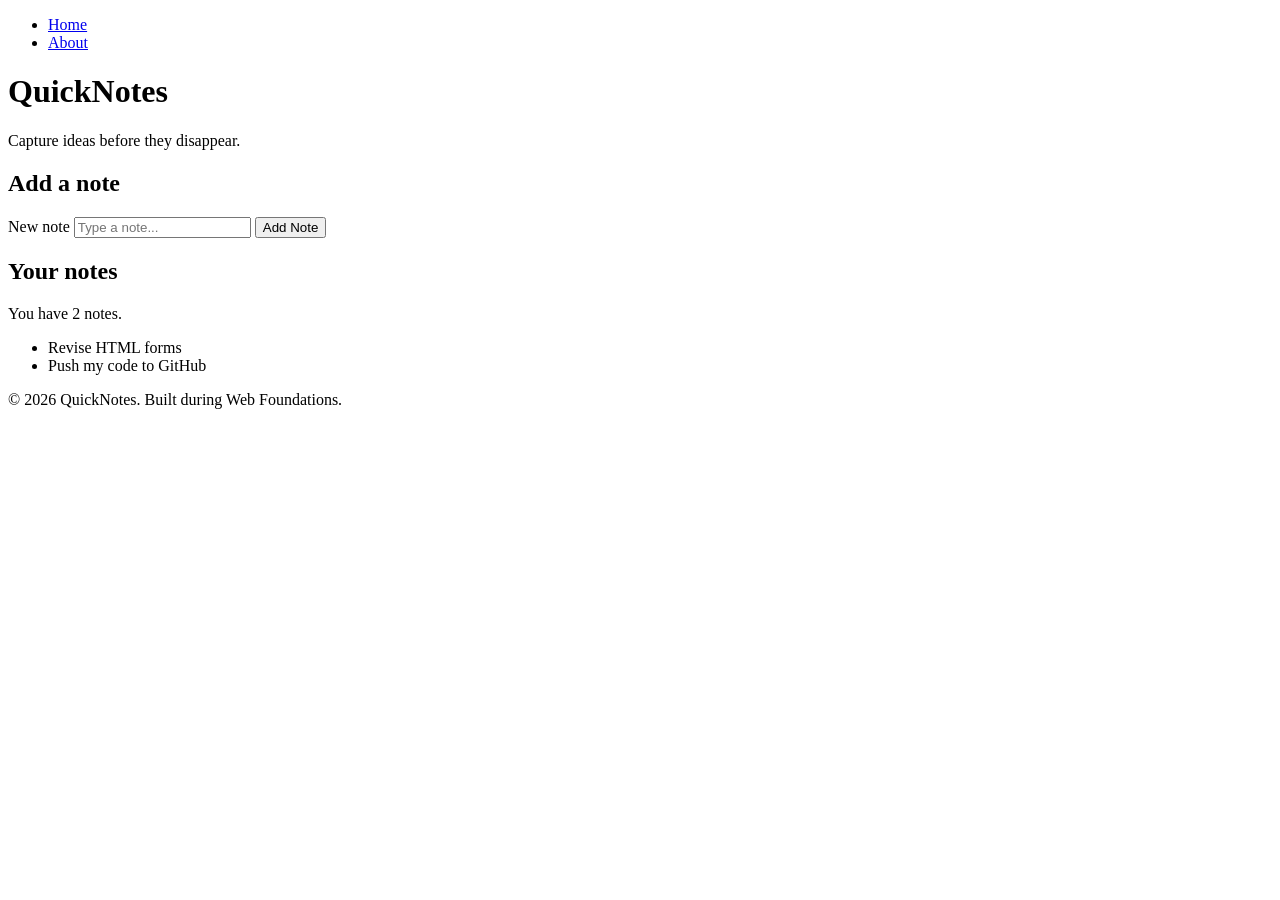
<file: day1/index.html>
<!DOCTYPE html>
<html lang="en">
  <head>
    <meta charset="UTF-8" />
    <meta name="viewport" content="width=device-width, initial-scale=1.0" />
    <title>QuickNotes</title>
  </head>
  <body>
    <header>
        <nav>
            <ul>
                <li><a href="index.html">Home</a></li>
                <li><a href="about.html">About</a></li>
            </ul>
        </nav>

      <h1>QuickNotes</h1>
      <p>Capture ideas before they disappear.</p>
    </header>
 
    <main>
      <section>
        <h2>Add a note</h2>
        <form id="note-form">
          <label for="note-input">New note</label>
          <input type="text" id="note-input" placeholder="Type a note..." />
          <button type="submit">Add Note</button>
        </form>
      </section>
 
      <section>
        <h2>Your notes</h2>
        <p id="note-count">You have 2 notes.</p>
        <ul id="notes-list">
          <li>Revise HTML forms</li>
          <li>Push my code to GitHub</li>
        </ul>
      </section>
    </main>
 
    <footer>
      <p>&copy; 2026 QuickNotes. Built during Web Foundations.</p>
    </footer>
  </body>
</html>
</file>
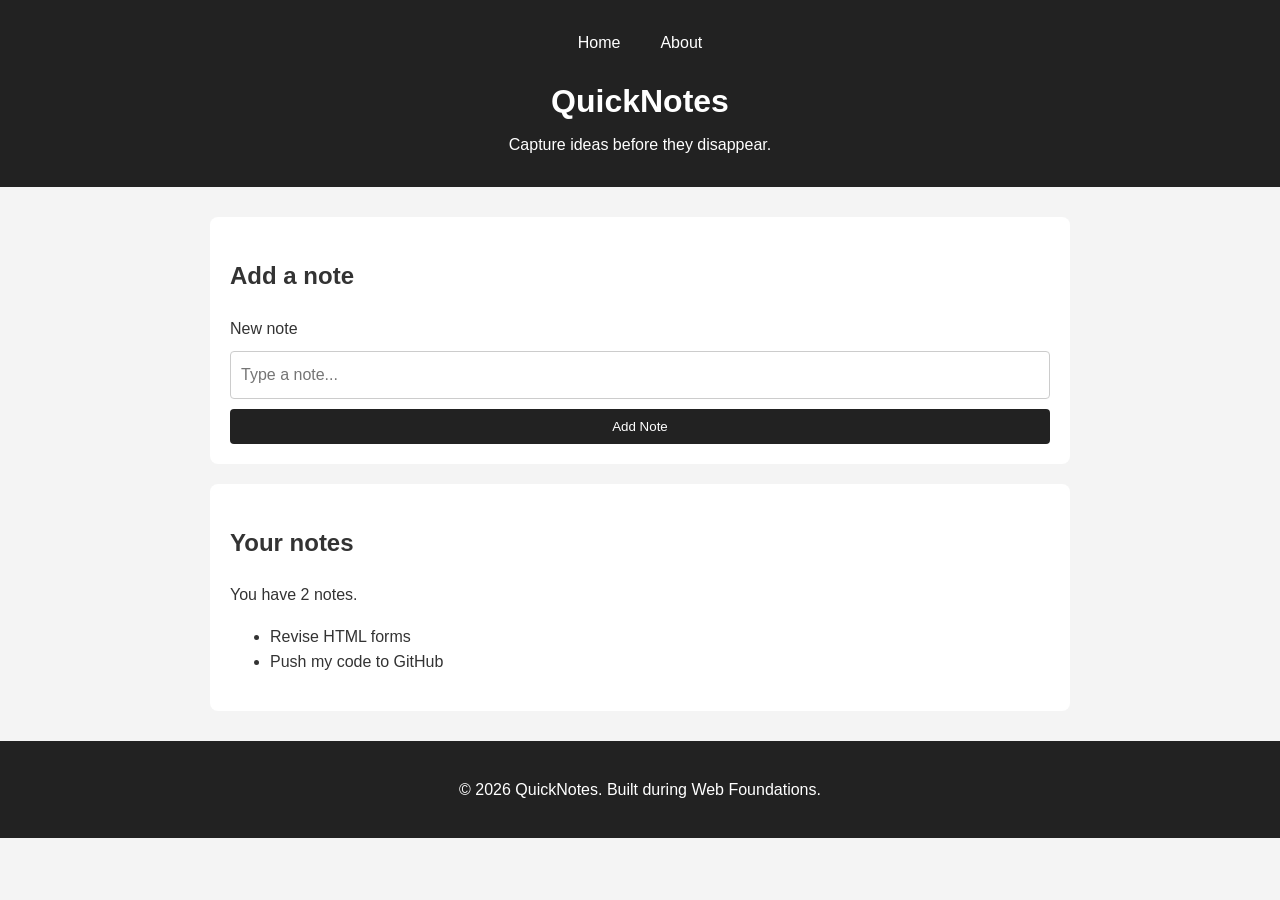
<file: day2/index.html>
<!DOCTYPE html>
<html lang="en">
  <head>
    <meta charset="UTF-8" />
    <meta name="viewport" content="width=device-width, initial-scale=1.0" />
    <link rel="stylesheet" href="style.css">
    <title>QuickNotes</title>
  </head>
  <body>
    <header>
        <nav>
            <ul>
                <li><a href="index.html">Home</a></li>
                <li><a href="about.html">About</a></li>
            </ul>
        </nav>

      <h1>QuickNotes</h1>
      <p>Capture ideas before they disappear.</p>
    </header>
 
    <main>
      <section>
        <h2>Add a note</h2>
        <form id="note-form">
          <label for="note-input">New note</label>
          <input type="text" id="note-input" placeholder="Type a note..." />
          <button type="submit">Add Note</button>
        </form>
      </section>
 
      <section>
        <h2>Your notes</h2>
        <p id="note-count">You have 2 notes.</p>
        <ul id="notes-list">
          <li>Revise HTML forms</li>
          <li>Push my code to GitHub</li>
        </ul>
      </section>
    </main>
 
    <footer>
      <p>&copy; 2026 QuickNotes. Built during Web Foundations.</p>
    </footer>
  </body>
</html>
</file>
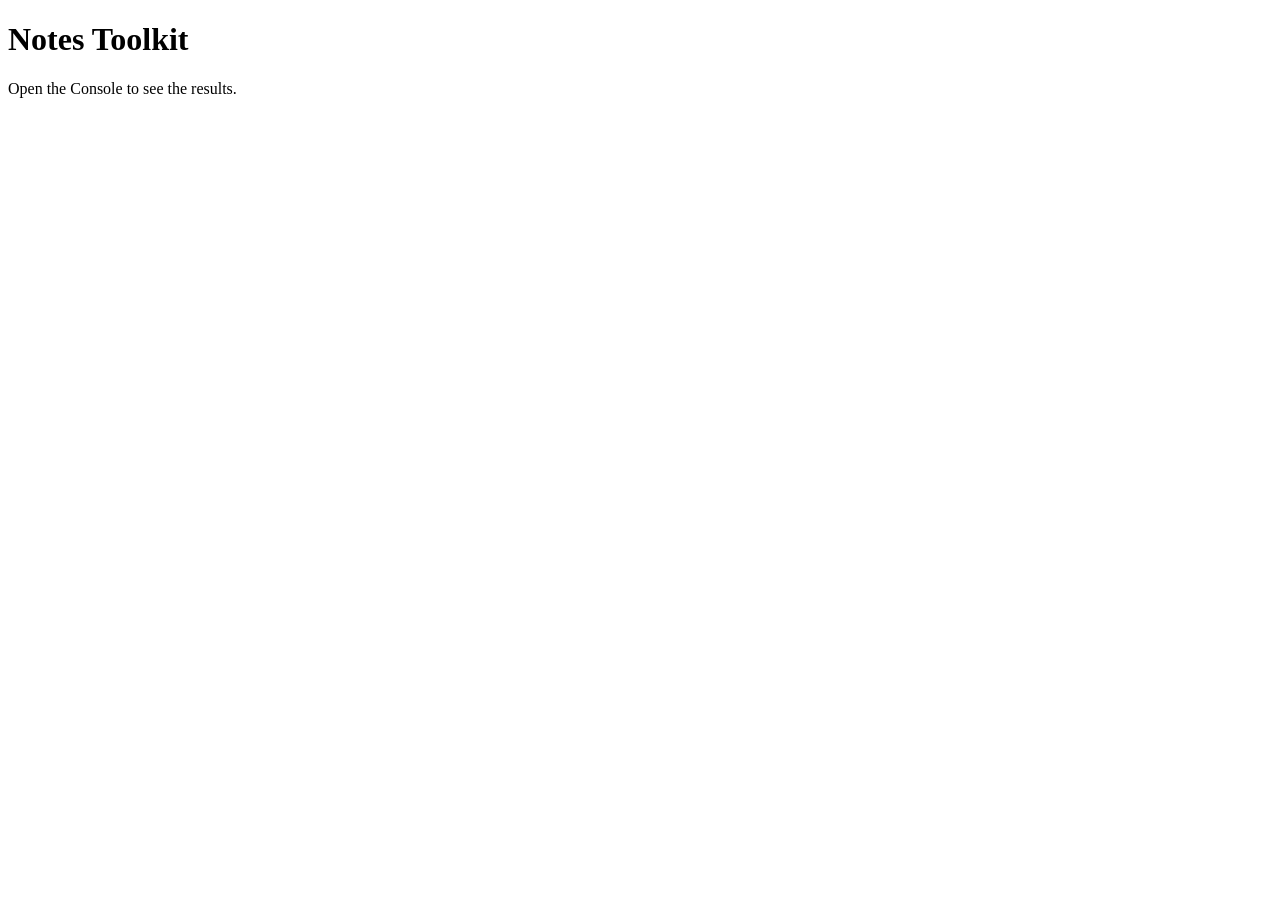
<file: day3/index.html>
<!DOCTYPE html>
<html lang="en">
<head>
    <meta charset="UTF-8">
    <meta name="viewport" content="width=device-width, initial-scale=1.0">
    <title>Notes Toolkit</title>
    <script src="script.js" defer ></script>
</head>
<body>
    <h1>Notes Toolkit</h1>
    <p>Open the Console to see the results.</p>
</body>
</html>
</file>
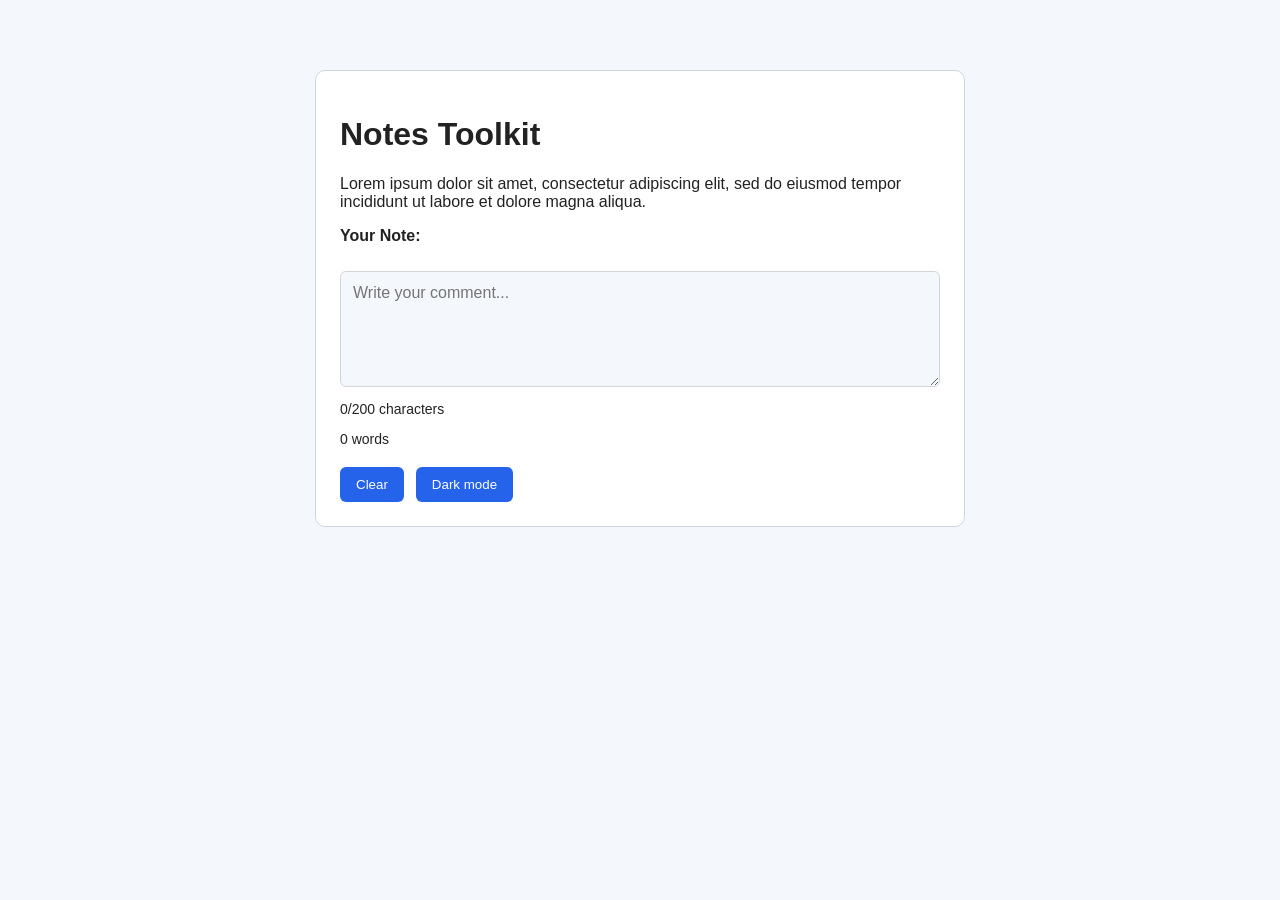
<file: day4/index.html>
<!doctype html>
<html lang="en">
  <head>
    <meta charset="UTF-8" />
    <meta name="viewport" content="width=device-width, initial-scale=1.0" />
    <link rel="stylesheet" href="style.css" />
    <script src="script.js" defer></script>
    <title>Notes Toolkit</title>
  </head>
  <body>
    <main class="card">
      <h1>Notes Toolkit</h1>
      <p>
        Lorem ipsum dolor sit amet, consectetur adipiscing elit, sed do eiusmod
        tempor incididunt ut labore et dolore magna aliqua.
      </p>
      <label for="note-text">Your Note:</label><br />
      <textarea
        id="note-text"
        rows="5"
        cols="40"
        placeholder="Write your comment..."
      ></textarea>

      <p id="char-count">0 / 200 characters</p>
      <p id="word-count">0 words</p>

      <div class="buttons">
         <button id="clear-btn">Clear</button>
      <button id="theme-toggle">Dark mode</button>
      </div>
    </main>
  </body>
</html>
</file>
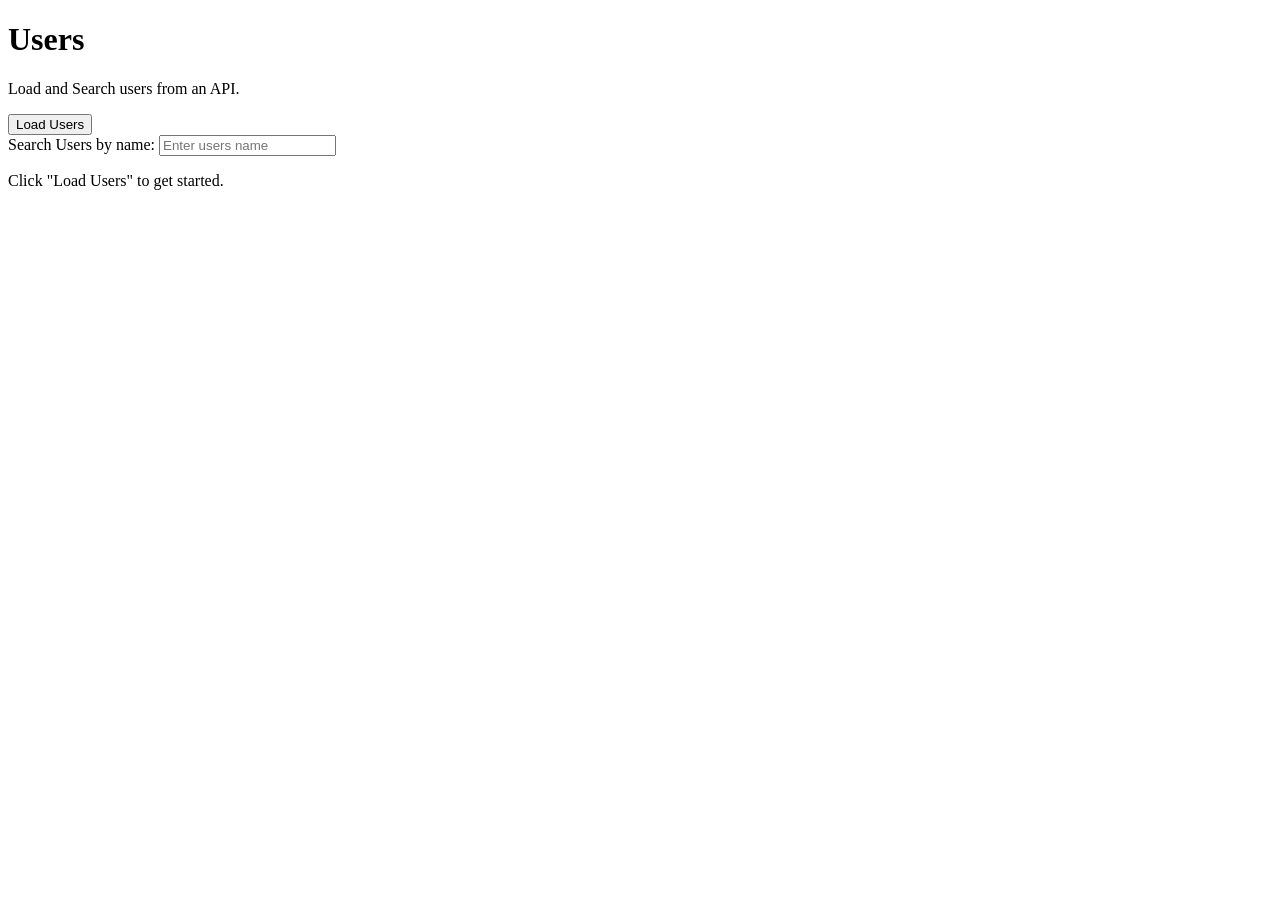
<file: day5/index.html>
<!DOCTYPE html>
<html lang="en">
<head>
    <meta charset="UTF-8">
    <meta name="viewport" content="width=device-width, initial-scale=1.0">
    <title>Users API</title>
    <script src="users.js" defer></script>
</head>
<body>
    <header>
        <h1>Users</h1>
        <p>Load and Search users from an API.</p>
    </header>

    <main>
        <button id="load-users">Load Users</button>

        <div>
            <label for="filter-input">Search Users by name:</label>
            <input type="text" id="filter-input" placeholder="Enter users name">
        </div>

        <p id="status">Click "Load Users" to get started.</p>
        <ul id="users-list"></ul>
    </main>
</body>
</html>
</file>
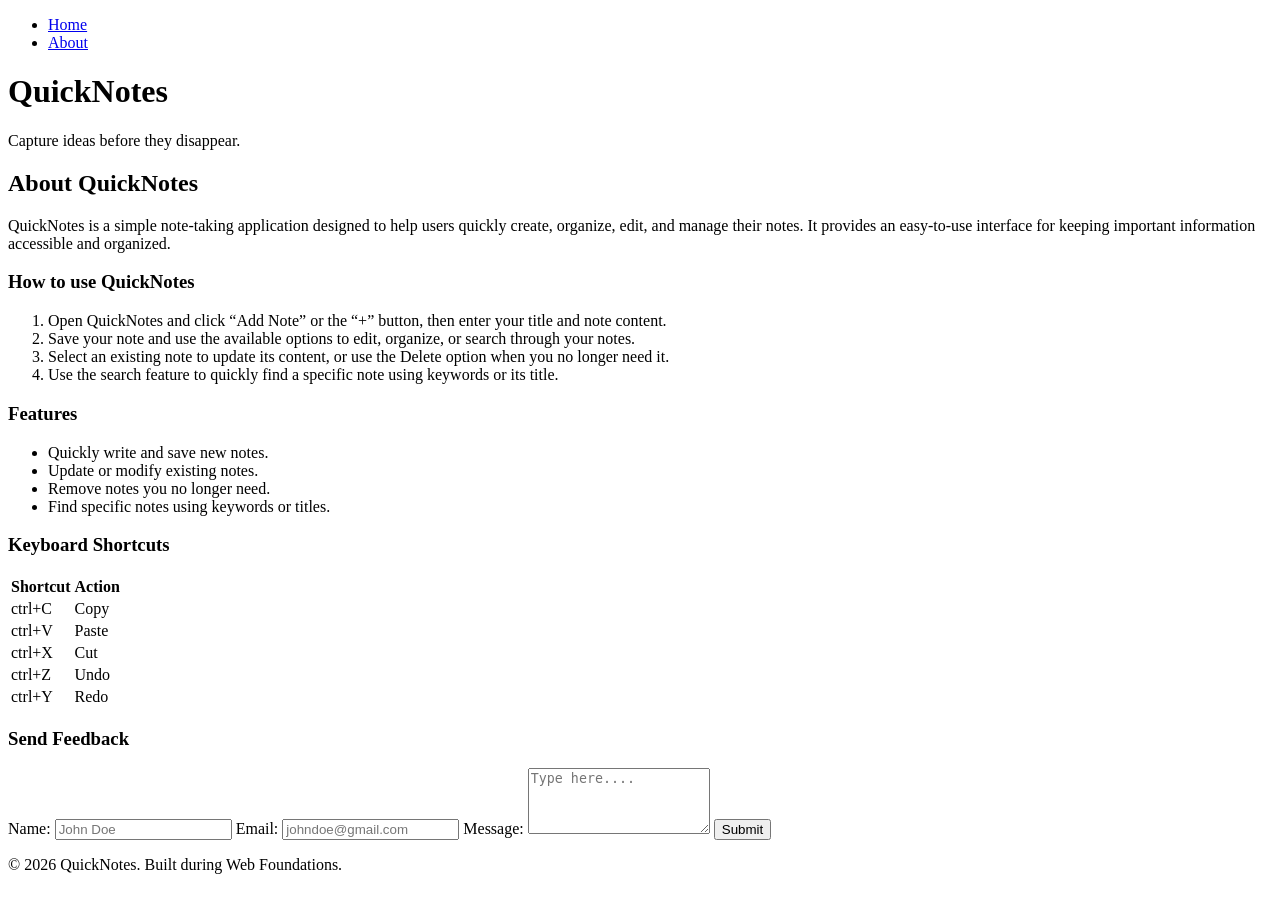
<file: day1/about.html>
<!doctype html>
<html lang="en">
  <head>
    <meta charset="UTF-8" />
    <meta name="viewport" content="width=device-width, initial-scale=1.0" />
    <title>QuickNotes</title>
  </head>
  <body>
    <header>
      <nav>
        <ul>
          <li><a href="index.html">Home</a></li>
          <li><a href="about.html">About</a></li>
        </ul>
      </nav>

      <h1>QuickNotes</h1>
      <p>Capture ideas before they disappear.</p>
    </header>

    <main>
      <h2>About QuickNotes</h2>
      <p>
        QuickNotes is a simple note-taking application designed to help users
        quickly create, organize, edit, and manage their notes. It provides an
        easy-to-use interface for keeping important information accessible and
        organized.
      </p>

      <section>
        <h3>How to use QuickNotes</h3>
        <ol>
          <li>
            Open QuickNotes and click “Add Note” or the “+” button, then enter
            your title and note content.
          </li>
          <li>
            Save your note and use the available options to edit, organize, or
            search through your notes.
          </li>
          <li>
            Select an existing note to update its content, or use the Delete
            option when you no longer need it.
          </li>
          <li>
            Use the search feature to quickly find a specific note using
            keywords or its title.
          </li>
        </ol>
      </section>

      <section>
        <h3>Features</h3>
        <ul>
          <li>Quickly write and save new notes.</li>
          <li>Update or modify existing notes.</li>
          <li>Remove notes you no longer need.</li>
          <li>Find specific notes using keywords or titles.</li>
        </ul>
      </section>

      <section>
        <h3>Keyboard Shortcuts</h3>
        <table>
          <thead>
            <tr>
              <th>Shortcut</th>
              <th>Action</th>
            </tr>
          </thead>

          <tbody>
            <tr>
              <td>ctrl+C</td>
              <td>Copy</td>
            </tr>

            <tr>
                <td>ctrl+V</td>
                <td>Paste</td>
            </tr>

            <tr>
                <td>ctrl+X</td>
                <td>Cut</td>
            </tr>

            <tr>
                <td>ctrl+Z</td>
                <td>Undo</td>
            </tr>

            <tr>
                <td>ctrl+Y</td>
                <td>Redo</td>
            </tr>
          </tbody>
        </table>
      </section>

      <section>
        <h3> Send Feedback</h3>

        <form>
            <label for="name">Name:</label>
            <input name="name" id="name" type="text" placeholder="John Doe" required>

            <label for="email">Email:</label>
            <input name="email" id="email" type="email" placeholder="johndoe@gmail.com" required>

            <label for="message">Message:</label>
            <textarea name="message" id="message" placeholder="Type here...." rows="4" cols="20" required ></textarea>

            <button type="submit">Submit</button>
        </form>
      </section>
    </main>

    <footer>
      <p>&copy; 2026 QuickNotes. Built during Web Foundations.</p>
    </footer>
  </body>
</html>
</file>
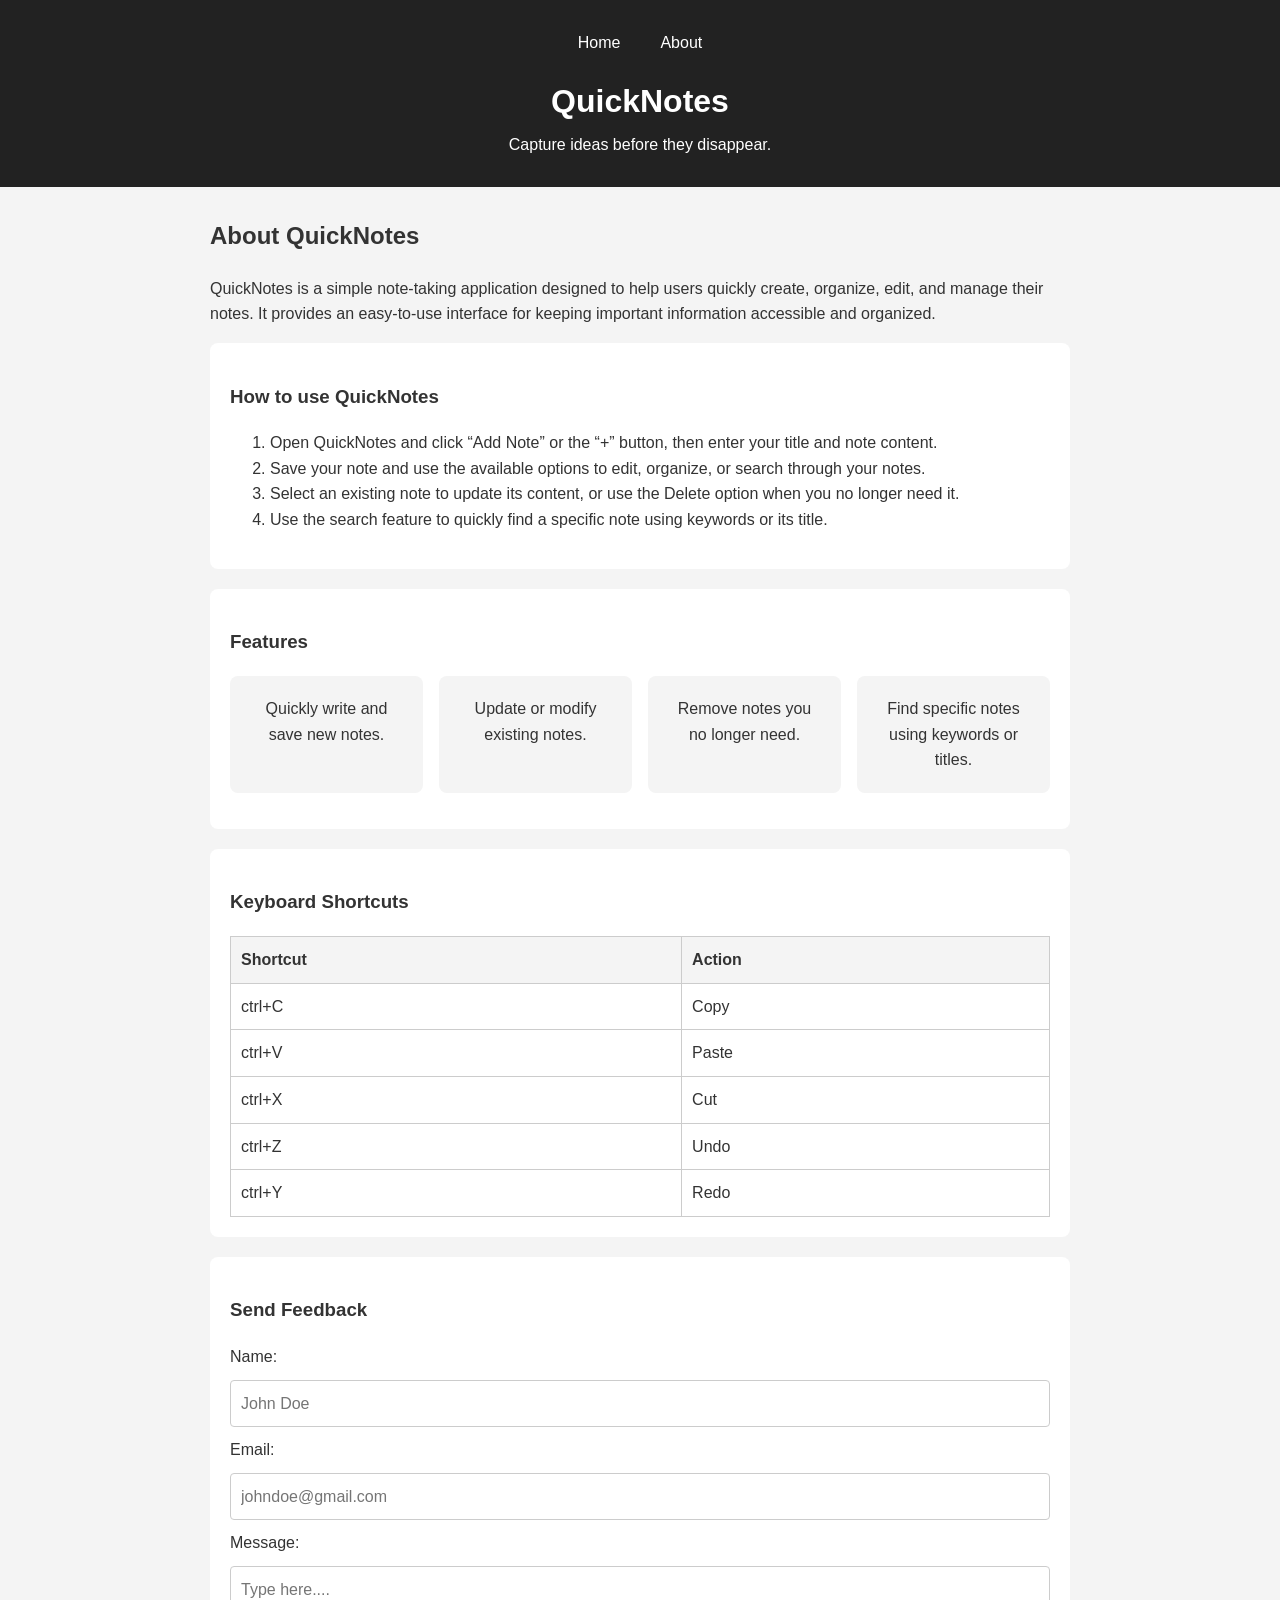
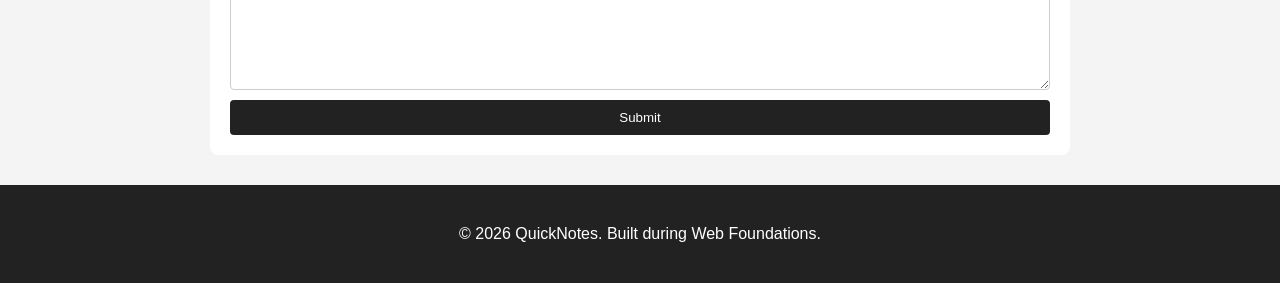
<file: day2/about.html>
<!doctype html>
<html lang="en">
  <head>
    <meta charset="UTF-8" />
    <meta name="viewport" content="width=device-width, initial-scale=1.0" />
    <link rel="stylesheet" href="style.css">
    <title>QuickNotes</title>
  </head>
  <body>
    <header>
      <nav>
        <ul>
          <li><a href="index.html">Home</a></li>
          <li><a href="about.html">About</a></li>
        </ul>
      </nav>

      <h1>QuickNotes</h1>
      <p>Capture ideas before they disappear.</p>
    </header>

    <main>
      <h2>About QuickNotes</h2>
      <p>
        QuickNotes is a simple note-taking application designed to help users
        quickly create, organize, edit, and manage their notes. It provides an
        easy-to-use interface for keeping important information accessible and
        organized.
      </p>

      <section>
        <h3>How to use QuickNotes</h3>
        <ol>
          <li>
            Open QuickNotes and click “Add Note” or the “+” button, then enter
            your title and note content.
          </li>
          <li>
            Save your note and use the available options to edit, organize, or
            search through your notes.
          </li>
          <li>
            Select an existing note to update its content, or use the Delete
            option when you no longer need it.
          </li>
          <li>
            Use the search feature to quickly find a specific note using
            keywords or its title.
          </li>
        </ol>
      </section>

      <section>
        <h3>Features</h3>
        <ul class="features">
          <li>Quickly write and save new notes.</li>
          <li>Update or modify existing notes.</li>
          <li>Remove notes you no longer need.</li>
          <li>Find specific notes using keywords or titles.</li>
        </ul>
      </section>

      <section>
        <h3>Keyboard Shortcuts</h3>
        <table>
          <thead>
            <tr>
              <th>Shortcut</th>
              <th>Action</th>
            </tr>
          </thead>

          <tbody>
            <tr>
              <td>ctrl+C</td>
              <td>Copy</td>
            </tr>

            <tr>
                <td>ctrl+V</td>
                <td>Paste</td>
            </tr>

            <tr>
                <td>ctrl+X</td>
                <td>Cut</td>
            </tr>

            <tr>
                <td>ctrl+Z</td>
                <td>Undo</td>
            </tr>

            <tr>
                <td>ctrl+Y</td>
                <td>Redo</td>
            </tr>
          </tbody>
        </table>
      </section>

      <section>
        <h3> Send Feedback</h3>

        <form>
            <label for="name">Name:</label>
            <input name="name" id="name" type="text" placeholder="John Doe" required>

            <label for="email">Email:</label>
            <input name="email" id="email" type="email" placeholder="johndoe@gmail.com" required>

            <label for="message">Message:</label>
            <textarea name="message" id="message" placeholder="Type here...." rows="4" cols="20" required ></textarea>

            <button type="submit">Submit</button>
        </form>
      </section>
    </main>

    <footer>
      <p>&copy; 2026 QuickNotes. Built during Web Foundations.</p>
    </footer>
  </body>
</html>
</file>
<file: day2/style.css>
/* Box-sizing reset */
* {
  box-sizing: border-box;
}

/* Base styles */
body {
  margin: 0;
  font-family: Arial, sans-serif;
  background-color: #f4f4f4;
  color: #333;
  line-height: 1.6;
}

/* Header */
header {
  background-color: #222;
  color: white;
  text-align: center;
  padding: 30px 20px;
}

header h1 {
  margin: 20px 0 5px;
}

header p {
  margin: 0;
}

/* Navigation */
nav ul {
  display: flex;
  justify-content: center;
  gap: 16px;
  list-style: none;
  padding: 0;
  margin: 0;
}

nav a {
  color: white;
  text-decoration: none;
  padding: 8px 12px;
  border-radius: 4px;
  transition: background-color 0.3s ease;
}

nav a:hover {
  background-color: #555;
}

/* Main content */
main {
  max-width: 900px;
  margin: 30px auto;
  padding: 0 20px;
}

/* Sections as cards */
section {
  background-color: white;
  padding: 20px;
  margin-bottom: 20px;
  border-radius: 8px;
}

/* Features grid */
.features {
  display: grid;
  grid-template-columns: repeat(auto-fit, minmax(180px, 1fr));
  gap: 16px;
  list-style: none;
  padding: 0;
}

.features li {
  background-color: #f4f4f4;
  padding: 20px;
  border-radius: 8px;
  text-align: center;
}

/* Table */
table {
  width: 100%;
  border-collapse: collapse;
}

th,
td {
  border: 1px solid #ccc;
  padding: 10px;
  text-align: left;
}

th {
  background-color: #f4f4f4;
}

/* Forms */
form {
  display: flex;
  flex-direction: column;
  gap: 10px;
}

input,
textarea {
  width: 100%;
  padding: 10px;
  border: 1px solid #ccc;
  border-radius: 4px;
  font: inherit;
}

button {
  padding: 10px 16px;
  border: none;
  border-radius: 4px;
  background-color: #222;
  color: white;
  cursor: pointer;
  transition: background-color 0.3s ease, transform 0.2s ease;
}

button:hover {
  background-color: #555;
  transform: translateY(-2px);
}

/* Footer */
footer {
  text-align: center;
  padding: 20px;
  background-color: #222;
  color: white;
}

/* Small screens */
@media (max-width: 600px) {
  header {
    padding: 20px 10px;
  }

  header h1 {
    font-size: 24px;
  }

  header p {
    font-size: 14px;
  }

  main {
    margin: 20px auto;
    padding: 0 10px;
  }
}
</file>
<file: day4/style.css>
/*Default light theme colours*/
:root{
    --bg-color: #f4f7fb;
    --text-color: #222222;
    --card-color: #ffffff;
    --primary-color: #2563eb;
    --border-color: #d1d5db;
}

/* Dark theme colours*/
body.dark{
    --bg-color: #121212;
    --text-color: #f5f5f5;
    --card-color: #1e1e1e;
    --primary-color: #60a5fa;
    --border-color: #444444;
}

/*General page styling*/
body{
    margin: 0;
    padding:30px 16px;
    font-family: Arial, Helvetica, sans-serif;
    background-color: var(--bg-color);
    color: var(--text-color);
    transition: background-color 0.3s, color 0.3s;
}

/*Notes container*/
.card{
    max-width: 600px;
    margin: 40px auto;
    padding: 24px;
    background-color: var(--card-color);
    border: 1px solid var(--border-color);
    border-radius: 10px;
}

/* Textarea */
textarea{
    box-sizing: border-box;
    display: block;
    width: 100%;
    margin-top: 8px;
    padding: 12px;
    border: 1px solid var(--border-color);
    border-radius: 6px;
    background-color: var(--bg-color);
    color: var(--text-color);
    font: inherit;
    resize: vertical;
}

/*label*/
label{
    display: block;
    font-weight: bold;
}

/*counter paragraphs*/
#char-count, #word-count{
    font-size: 14px;
}
/*Approaching the character limit*/
.warning {
    color: orange;
}

/*Exceeding the character limit*/
.over{
    color: red;
    font-weight: bold;
}

/*Buttons*/
.buttons{
    display:flex;
    gap: 12px;
    margin-top: 20px;
}

button{
    padding: 10px 16px;
    border: none;
    border-radius: 6px;
    background-color: var(--primary-color);
    color: white;
    cursor: pointer;
}

button:hover {
  opacity: 0.85;
}

/* Small-screen layout */
@media (max-width: 480px) {
  .card {
    padding: 16px;
  }

  .buttons {
    flex-direction: column;
  }
}
</file>
